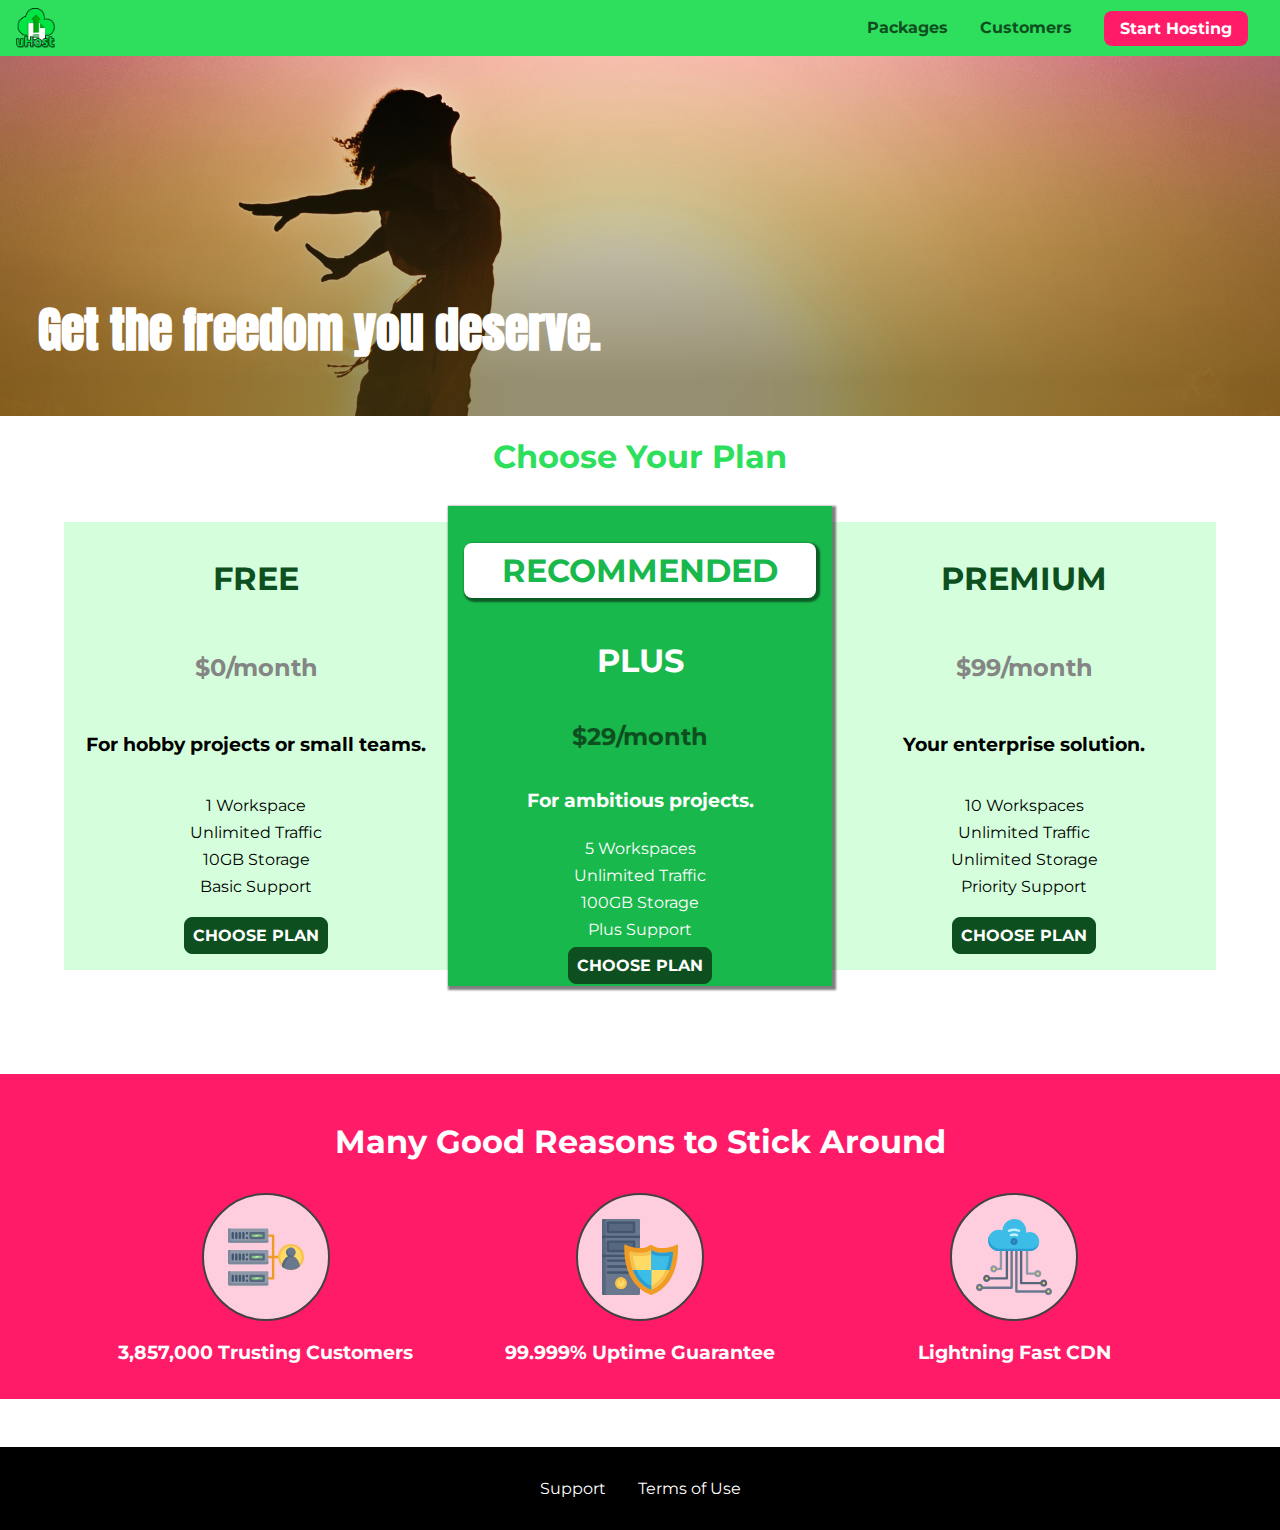
<file: index.html>
<!DOCTYPE html>
<html lang="en">
  <head>
    <meta charset="UTF-8" />
    <meta http-equiv="X-UA-Compatible" content="ie=edge" />
    <meta name="viewport" content="width=device-width, initial-scale=1.0" />
    <title>uHost</title>
    <link rel="shortcut icon" href="images/favicon.png" />
    <link rel="stylesheet" href="shared.css" />
    <link rel="stylesheet" href="styles.css" />
  </head>

  <body>
    <div class="backdrop"></div>
    <div class="modal">
      <h1 class="modal__title">Do you want to continue?</h1>
      <div class="modal__actions">
        <a href="start-hosting/index.html" class="modal__action">Yes!</a>
        <button class="modal__action modal__action--negative" type="button">
          No!
        </button>
      </div>
    </div>
    <header class="main-header">
      <div>
        <button class="toggle-button">
          <span class="toggle-button__bar"></span>
          <span class="toggle-button__bar"></span>
          <span class="toggle-button__bar"></span>
        </button>
        <a href="index.html" class="main-header__brand">
          <img
            src="images/uhost-icon.png"
            alt="uHost - Your favorite hosting company"
          />
        </a>
      </div>
      <nav class="main-nav">
        <ul class="main-nav__items">
          <li class="main-nav__item">
            <a href="packages/index.html">Packages</a>
          </li>
          <li class="main-nav__item">
            <a href="customers/index.html">Customers</a>
          </li>
          <li class="main-nav__item main-nav__item--cta">
            <a href="start-hosting/index.html">Start Hosting</a>
          </li>
        </ul>
      </nav>
    </header>
    <nav class="mobile-nav">
      <ul class="mobile-nav__items">
        <li class="mobile-nav__item">
          <a href="packages/index.html">Packages</a>
        </li>
        <li class="mobile-nav__item">
          <a href="customers/index.html">Customers</a>
        </li>
        <li class="mobile-nav__item mobile-nav__item--cta">
          <a href="start-hosting/index.html">Start Hosting</a>
        </li>
      </ul>
    </nav>
    <main>
      <section id="product-overview">
        <h1>Get the freedom you deserve.</h1>
      </section>
      <section id="plans">
        <h1 class="section-title">Choose Your Plan</h1>
        <div class="plan__list">
          <article class="plan">
            <h1 class="plan__title">FREE</h1>
            <h2 class="plan__price">$0/month</h2>
            <h3>For hobby projects or small teams.</h3>
            <ul class="plan__features">
              <li class="plan__feature">1 Workspace</li>
              <li class="plan__feature">Unlimited Traffic</li>
              <li class="plan__feature">10GB Storage</li>
              <li class="plan__feature">Basic Support</li>
            </ul>
            <div>
              <button class="button">CHOOSE PLAN</button>
            </div>
          </article>
          <article class="plan plan--highlighted">
            <h1 class="plan__annotation">RECOMMENDED</h1>
            <h1 class="plan__title">PLUS</h1>
            <h2 class="plan__price">$29/month</h2>
            <h3>For ambitious projects.</h3>
            <ul class="plan__features">
              <li class="plan__feature">5 Workspaces</li>
              <li class="plan__feature">Unlimited Traffic</li>
              <li class="plan__feature">100GB Storage</li>
              <li class="plan__feature">Plus Support</li>
            </ul>
            <div>
              <button class="button">CHOOSE PLAN</button>
            </div>
          </article>
          <article class="plan">
            <h1 class="plan__title">PREMIUM</h1>
            <h2 class="plan__price">$99/month</h2>
            <h3>Your enterprise solution.</h3>
            <ul class="plan__features">
              <li class="plan__feature">10 Workspaces</li>
              <li class="plan__feature">Unlimited Traffic</li>
              <li class="plan__feature">Unlimited Storage</li>
              <li class="plan__feature">Priority Support</li>
            </ul>
            <div>
              <button class="button">CHOOSE PLAN</button>
            </div>
          </article>
        </div>
      </section>
      <section id="key-features">
        <h1 class="section-title">Many Good Reasons to Stick Around</h1>
        <ul class="key-feature__list">
          <li class="key-feature">
            <div class="key-feature__image">
              <svg viewBox="0 0 512 512">
                <path
                  style="fill:#F09B24;"
                  d="M344,248h-32V112c0-4.418-3.582-8-8-8h-40c-4.418,0-8,3.582-8,8s3.582,8,8,8h32v128h-32  c-4.418,0-8,3.582-8,8s3.582,8,8,8h32v128h-32c-4.418,0-8,3.582-8,8s3.582,8,8,8h40c4.418,0,8-3.582,8-8V264h32c4.418,0,8-3.582,8-8  S348.418,248,344,248z"
                />
                <path
                  style="fill:#8E9AA9;"
                  d="M264,64H8c-4.418,0-8,3.582-8,8v80c0,4.418,3.582,8,8,8h256c4.418,0,8-3.582,8-8V72  C272,67.582,268.418,64,264,64z"
                />
                <path
                  style="fill:#7C899B;"
                  d="M24,144c-4.418,0-8-3.582-8-8V64H8c-4.418,0-8,3.582-8,8v80c0,4.418,3.582,8,8,8h256  c4.418,0,8-3.582,8-8v-8H24z"
                />
                <rect
                  x="152"
                  y="96"
                  style="fill:#B8E3A8;"
                  width="88"
                  height="32"
                />
                <g>
                  <polygon
                    style="fill:#7EC97D;"
                    points="152,96 152,128 166,128 198,96  "
                  />
                  <polygon
                    style="fill:#7EC97D;"
                    points="220,96 188,128 240,128 240,96  "
                  />
                </g>
                <path
                  style="fill:#56677E;"
                  d="M240,136h-88c-4.418,0-8-3.582-8-8V96c0-4.418,3.582-8,8-8h88c4.418,0,8,3.582,8,8v32  C248,132.418,244.418,136,240,136z M160,120h72v-16h-72V120z"
                />
                <g>
                  <path
                    style="fill:#435670;"
                    d="M32,136c-4.418,0-8-3.582-8-8V96c0-4.418,3.582-8,8-8s8,3.582,8,8v32C40,132.418,36.418,136,32,136z   "
                  />
                  <path
                    style="fill:#435670;"
                    d="M56,136c-4.418,0-8-3.582-8-8V96c0-4.418,3.582-8,8-8s8,3.582,8,8v32C64,132.418,60.418,136,56,136z   "
                  />
                  <path
                    style="fill:#435670;"
                    d="M80,136c-4.418,0-8-3.582-8-8V96c0-4.418,3.582-8,8-8s8,3.582,8,8v32C88,132.418,84.418,136,80,136z   "
                  />
                  <path
                    style="fill:#435670;"
                    d="M104,136c-4.418,0-8-3.582-8-8V96c0-4.418,3.582-8,8-8s8,3.582,8,8v32   C112,132.418,108.418,136,104,136z"
                  />
                  <path
                    style="fill:#435670;"
                    d="M128,105c-4.418,0-8-3.582-8-8v-1c0-4.418,3.582-8,8-8s8,3.582,8,8v1   C136,101.418,132.418,105,128,105z"
                  />
                  <path
                    style="fill:#435670;"
                    d="M128,136c-4.418,0-8-3.582-8-8v-1c0-4.418,3.582-8,8-8s8,3.582,8,8v1   C136,132.418,132.418,136,128,136z"
                  />
                </g>
                <path
                  style="fill:#8E9AA9;"
                  d="M264,208H8c-4.418,0-8,3.582-8,8v80c0,4.418,3.582,8,8,8h256c4.418,0,8-3.582,8-8v-80  C272,211.582,268.418,208,264,208z"
                />
                <path
                  style="fill:#7C899B;"
                  d="M24,288c-4.418,0-8-3.582-8-8v-72H8c-4.418,0-8,3.582-8,8v80c0,4.418,3.582,8,8,8h256  c4.418,0,8-3.582,8-8v-8H24z"
                />
                <rect
                  x="152"
                  y="240"
                  style="fill:#B8E3A8;"
                  width="88"
                  height="32"
                />
                <g>
                  <polygon
                    style="fill:#7EC97D;"
                    points="152,240 152,272 166,272 198,240  "
                  />
                  <polygon
                    style="fill:#7EC97D;"
                    points="220,240 188,272 240,272 240,240  "
                  />
                </g>
                <path
                  style="fill:#56677E;"
                  d="M240,280h-88c-4.418,0-8-3.582-8-8v-32c0-4.418,3.582-8,8-8h88c4.418,0,8,3.582,8,8v32  C248,276.418,244.418,280,240,280z M160,264h72v-16h-72V264z"
                />
                <g>
                  <path
                    style="fill:#435670;"
                    d="M32,280c-4.418,0-8-3.582-8-8v-32c0-4.418,3.582-8,8-8s8,3.582,8,8v32C40,276.418,36.418,280,32,280   z"
                  />
                  <path
                    style="fill:#435670;"
                    d="M56,280c-4.418,0-8-3.582-8-8v-32c0-4.418,3.582-8,8-8s8,3.582,8,8v32C64,276.418,60.418,280,56,280   z"
                  />
                  <path
                    style="fill:#435670;"
                    d="M80,280c-4.418,0-8-3.582-8-8v-32c0-4.418,3.582-8,8-8s8,3.582,8,8v32C88,276.418,84.418,280,80,280   z"
                  />
                  <path
                    style="fill:#435670;"
                    d="M104,280c-4.418,0-8-3.582-8-8v-32c0-4.418,3.582-8,8-8s8,3.582,8,8v32   C112,276.418,108.418,280,104,280z"
                  />
                  <path
                    style="fill:#435670;"
                    d="M128,249c-4.418,0-8-3.582-8-8v-1c0-4.418,3.582-8,8-8s8,3.582,8,8v1   C136,245.418,132.418,249,128,249z"
                  />
                  <path
                    style="fill:#435670;"
                    d="M128,280c-4.418,0-8-3.582-8-8v-1c0-4.418,3.582-8,8-8s8,3.582,8,8v1   C136,276.418,132.418,280,128,280z"
                  />
                </g>
                <path
                  style="fill:#8E9AA9;"
                  d="M264,352H8c-4.418,0-8,3.582-8,8v80c0,4.418,3.582,8,8,8h256c4.418,0,8-3.582,8-8v-80  C272,355.582,268.418,352,264,352z"
                />
                <path
                  style="fill:#7C899B;"
                  d="M24,432c-4.418,0-8-3.582-8-8v-72H8c-4.418,0-8,3.582-8,8v80c0,4.418,3.582,8,8,8h256  c4.418,0,8-3.582,8-8v-8H24z"
                />
                <rect
                  x="152"
                  y="384"
                  style="fill:#B8E3A8;"
                  width="88"
                  height="32"
                />
                <g>
                  <polygon
                    style="fill:#7EC97D;"
                    points="152,384 152,416 166,416 198,384  "
                  />
                  <polygon
                    style="fill:#7EC97D;"
                    points="220,384 188,416 240,416 240,384  "
                  />
                </g>
                <path
                  style="fill:#56677E;"
                  d="M240,424h-88c-4.418,0-8-3.582-8-8v-32c0-4.418,3.582-8,8-8h88c4.418,0,8,3.582,8,8v32  C248,420.418,244.418,424,240,424z M160,408h72v-16h-72V408z"
                />
                <g>
                  <path
                    style="fill:#435670;"
                    d="M32,424c-4.418,0-8-3.582-8-8v-32c0-4.418,3.582-8,8-8s8,3.582,8,8v32C40,420.418,36.418,424,32,424   z"
                  />
                  <path
                    style="fill:#435670;"
                    d="M56,424c-4.418,0-8-3.582-8-8v-32c0-4.418,3.582-8,8-8s8,3.582,8,8v32C64,420.418,60.418,424,56,424   z"
                  />
                  <path
                    style="fill:#435670;"
                    d="M80,424c-4.418,0-8-3.582-8-8v-32c0-4.418,3.582-8,8-8s8,3.582,8,8v32C88,420.418,84.418,424,80,424   z"
                  />
                  <path
                    style="fill:#435670;"
                    d="M104,424c-4.418,0-8-3.582-8-8v-32c0-4.418,3.582-8,8-8s8,3.582,8,8v32   C112,420.418,108.418,424,104,424z"
                  />
                  <path
                    style="fill:#435670;"
                    d="M128,393c-4.418,0-8-3.582-8-8v-1c0-4.418,3.582-8,8-8s8,3.582,8,8v1   C136,389.418,132.418,393,128,393z"
                  />
                  <path
                    style="fill:#435670;"
                    d="M128,424c-4.418,0-8-3.582-8-8v-1c0-4.418,3.582-8,8-8s8,3.582,8,8v1   C136,420.418,132.418,424,128,424z"
                  />
                </g>
                <path
                  style="fill:#F7C14D;"
                  d="M424,168c-48.523,0-88,39.477-88,88s39.477,88,88,88s88-39.477,88-88S472.523,168,424,168z"
                />
                <path
                  style="fill:#FFDB66;"
                  d="M424,184c-39.701,0-72,32.299-72,72s32.299,72,72,72s72-32.299,72-72S463.701,184,424,184z"
                />
                <path
                  style="fill:#69788D;"
                  d="M484.893,314.16C476.393,274.588,451.922,248,424,248s-52.393,26.588-60.893,66.16  c-0.605,2.82,0.354,5.749,2.511,7.664C381.731,336.124,402.465,344,424,344s42.269-7.876,58.381-22.176  C484.539,319.909,485.498,316.98,484.893,314.16z"
                />
                <path
                  style="fill:#56677E;"
                  d="M434.053,249.171C430.768,248.403,427.411,248,424,248c-27.922,0-52.393,26.588-60.893,66.16  c-0.605,2.82,0.354,5.749,2.511,7.664c3.383,3.002,6.979,5.703,10.734,8.125C384.904,286.243,407.373,255.378,434.053,249.171z"
                />
                <path
                  style="fill:#69788D;"
                  d="M424,192c-17.645,0-32,14.355-32,32s14.355,32,32,32s32-14.355,32-32S441.645,192,424,192z"
                />
                <path
                  style="fill:#56677E;"
                  d="M432,248c-17.645,0-32-14.355-32-32c0-6.783,2.128-13.076,5.742-18.258  C397.444,203.53,392,213.138,392,224c0,17.645,14.355,32,32,32c10.862,0,20.471-5.444,26.258-13.742  C445.076,245.872,438.783,248,432,248z"
                />
              </svg>
            </div>
            <p class="key-feature__description">3,857,000 Trusting Customers</p>
          </li>
          <li class="key-feature">
            <div class="key-feature__image">
              <svg viewBox="0 0 512 512">
                <path
                  style="fill:#69788D;"
                  d="M248,0H8C3.582,0,0,3.582,0,8v496c0,4.418,3.582,8,8,8h240c4.418,0,8-3.582,8-8V8  C256,3.582,252.418,0,248,0z"
                />
                <path
                  style="fill:#56677E;"
                  d="M24,504V8c0-4.418,3.582-8,8-8H8C3.582,0,0,3.582,0,8v496c0,4.418,3.582,8,8,8h24  C27.582,512,24,508.418,24,504z"
                />
                <g>
                  <rect
                    x="0"
                    y="112"
                    style="fill:#435670;"
                    width="256"
                    height="16"
                  />
                  <rect
                    x="0"
                    y="240"
                    style="fill:#435670;"
                    width="256"
                    height="16"
                  />
                </g>
                <path
                  style="fill:#F7C14D;"
                  d="M128,392c-22.056,0-40,17.944-40,40s17.944,40,40,40s40-17.944,40-40S150.056,392,128,392z"
                />
                <path
                  style="fill:#FFDB66;"
                  d="M128,408c-13.233,0-24,10.767-24,24s10.767,24,24,24s24-10.767,24-24S141.233,408,128,408z"
                />
                <path
                  style="fill:#F7C14D;"
                  d="M128,392c-2.739,0-5.414,0.278-8,0.805V424c0,4.418,3.582,8,8,8c4.418,0,8-3.582,8-8v-31.195  C133.414,392.278,130.739,392,128,392z"
                />
                <g>
                  <path
                    style="fill:#435670;"
                    d="M216,288H40c-4.418,0-8-3.582-8-8s3.582-8,8-8h176c4.418,0,8,3.582,8,8S220.418,288,216,288z"
                  />
                  <path
                    style="fill:#435670;"
                    d="M216,328H40c-4.418,0-8-3.582-8-8s3.582-8,8-8h176c4.418,0,8,3.582,8,8S220.418,328,216,328z"
                  />
                  <path
                    style="fill:#435670;"
                    d="M216,368H40c-4.418,0-8-3.582-8-8s3.582-8,8-8h176c4.418,0,8,3.582,8,8S220.418,368,216,368z"
                  />
                  <path
                    style="fill:#435670;"
                    d="M216,16H40c-4.418,0-8,3.582-8,8v64c0,4.418,3.582,8,8,8h176c4.418,0,8-3.582,8-8V24   C224,19.582,220.418,16,216,16z"
                  />
                </g>
                <rect
                  x="48"
                  y="32"
                  style="fill:#56677E;"
                  width="160"
                  height="48"
                />
                <path
                  style="fill:#435670;"
                  d="M216,144H40c-4.418,0-8,3.582-8,8v64c0,4.418,3.582,8,8,8h176c4.418,0,8-3.582,8-8v-64  C224,147.582,220.418,144,216,144z"
                />
                <rect
                  x="48"
                  y="160"
                  style="fill:#56677E;"
                  width="160"
                  height="48"
                />
                <path
                  style="fill:#F09B24;"
                  d="M511.747,180.237c-0.194-6.537-8.107-10.107-13.135-5.894c-5.6,4.693-42.904,21.282-98.514,21.282  c-33.45,0-64.625-20.999-64.929-21.206c-2.9-1.991-6.764-1.85-9.512,0.346c-2.677,2.135-27.201,20.86-63.793,20.86  c-55.607,0-92.914-16.589-98.515-21.282c-5.028-4.211-12.941-0.645-13.135,5.894c-1.634,54.834,4.655,105.941,18.693,151.903  c12.096,39.604,29.759,74.047,52.497,102.373c27.538,34.304,62.743,59.882,104.66,76.045c3.069,1.918,6.757,1.921,9.83,0  c41.917-16.163,77.122-41.741,104.66-76.045c22.738-28.326,40.401-62.77,52.497-102.373  C507.092,286.179,513.381,235.071,511.747,180.237z"
                />
                <path
                  style="fill:#F7C14D;"
                  d="M476.21,221.226c-1.953-1.631-4.568-2.235-7.036-1.628c-21.686,5.327-44.926,8.028-69.075,8.028  c-25.926,0-49.633-8.975-64.955-16.504c-2.307-1.134-5.016-1.091-7.284,0.116c-14.059,7.477-36.919,16.388-65.994,16.388  c-24.153,0-47.394-2.701-69.075-8.028c-5.155-1.268-10.221,2.966-9.894,8.261c2.077,33.693,7.668,65.635,16.616,94.935  c22.774,74.565,66.139,126.334,128.888,153.868c2.032,0.891,4.397,0.891,6.43,0c61.777-27.107,104.716-78.876,127.62-153.868  c8.948-29.3,14.539-61.241,16.616-94.935C479.224,225.319,478.163,222.856,476.21,221.226z"
                />
                <path
                  style="fill:#FFDB66;"
                  d="M331.609,451.727c-52.604-25.289-89.304-70.987-109.144-135.944  c-6.532-21.39-11.162-44.336-13.82-68.447c17.133,2.852,34.952,4.291,53.22,4.291c29.394,0,53.376-7.793,69.978-15.561  c17.44,7.736,41.656,15.561,68.256,15.561c18.267,0,36.085-1.439,53.219-4.291c-2.659,24.112-7.288,47.06-13.82,68.448  C419.545,381.108,383.27,426.805,331.609,451.727z"
                />
                <g>
                  <path
                    style="fill:#2C9DD4;"
                    d="M479.066,227.858c0.157-2.539-0.903-5.002-2.856-6.633s-4.568-2.235-7.036-1.628   c-21.686,5.327-44.926,8.028-69.075,8.028c-25.926,0-49.633-8.975-64.955-16.504c-1.057-0.52-2.2-0.78-3.345-0.806l-0.072,133.351   h123.601c2.556-6.746,4.933-13.702,7.123-20.874C471.398,293.493,476.989,261.552,479.066,227.858z"
                  />
                  <path
                    style="fill:#2C9DD4;"
                    d="M206.658,343.667c24.153,63.42,65.028,108.108,121.743,132.995c1.031,0.452,2.147,0.673,3.263,0.666   l0.063-133.661H206.658z"
                  />
                </g>
                <g>
                  <path
                    style="fill:#3CBDE8;"
                    d="M439.497,315.783c6.532-21.389,11.161-44.336,13.82-68.448c-17.134,2.852-34.952,4.291-53.219,4.291   c-26.6,0-50.815-7.824-68.256-15.561l-0.116,107.601h97.758C433.179,334.807,436.524,325.518,439.497,315.783z"
                  />
                  <path
                    style="fill:#3CBDE8;"
                    d="M232.523,343.667c21.144,50.298,54.363,86.56,99.087,108.06l0.117-108.06H232.523z"
                  />
                </g>
              </svg>
            </div>
            <p class="key-feature__description">99.999% Uptime Guarantee</p>
          </li>
          <li class="key-feature">
            <div class="key-feature__image">
              <svg viewBox="0 0 512 512">
                <path
                  style="fill:#8E9AA9;"
                  d="M168,200c-4.418,0-8,3.582-8,8v120h-17.376c-3.302-9.311-12.194-16-22.624-16  c-13.234,0-24,10.767-24,24s10.766,24,24,24c10.429,0,19.321-6.689,22.624-16H168c4.418,0,8-3.582,8-8V208  C176,203.582,172.418,200,168,200z"
                />
                <path
                  style="fill:#FFDB66;"
                  d="M120,328c-4.411,0-8,3.589-8,8s3.589,8,8,8s8-3.589,8-8S124.411,328,120,328z"
                />
                <path
                  style="fill:#56677E;"
                  d="M208,200c-4.418,0-8,3.582-8,8v184H94.624C91.322,382.689,82.43,376,72,376  c-13.234,0-24,10.767-24,24s10.766,24,24,24c10.429,0,19.321-6.689,22.624-16H208c4.418,0,8-3.582,8-8V208  C216,203.582,212.418,200,208,200z"
                />
                <path
                  style="fill:#FFDB66;"
                  d="M72,392c-4.411,0-8,3.589-8,8s3.589,8,8,8s8-3.589,8-8S76.411,392,72,392z"
                />
                <path
                  style="fill:#69788D;"
                  d="M240,208c-4.418,0-8,3.582-8,8v239H47.24c-2.671-10.34-12.078-18-23.24-18c-13.234,0-24,10.767-24,24  s10.766,24,24,24c9.666,0,18.009-5.747,21.809-14H240c4.418,0,8-3.582,8-8V216C248,211.582,244.418,208,240,208z"
                />
                <path
                  style="fill:#FFDB66;"
                  d="M24,453c-4.411,0-8,3.589-8,8s3.589,8,8,8s8-3.589,8-8S28.411,453,24,453z"
                />
                <path
                  style="fill:#69788D;"
                  d="M488,464c-10.429,0-19.321,6.689-22.624,16H280V208c0-4.418-3.582-8-8-8s-8,3.582-8,8v280  c0,4.418,3.582,8,8,8h193.376c3.302,9.311,12.194,16,22.624,16c13.234,0,24-10.767,24-24S501.234,464,488,464z"
                />
                <path
                  style="fill:#FFDB66;"
                  d="M488,480c-4.411,0-8,3.589-8,8s3.589,8,8,8s8-3.589,8-8S492.411,480,488,480z"
                />
                <path
                  style="fill:#56677E;"
                  d="M456,408c-10.429,0-19.321,6.689-22.624,16H312V208c0-4.418-3.582-8-8-8s-8,3.582-8,8v224  c0,4.418,3.582,8,8,8h129.376c3.302,9.311,12.194,16,22.624,16c13.234,0,24-10.767,24-24S469.234,408,456,408z"
                />
                <path
                  style="fill:#FFDB66;"
                  d="M456,424c-4.411,0-8,3.589-8,8s3.589,8,8,8s8-3.589,8-8S460.411,424,456,424z"
                />
                <path
                  style="fill:#8E9AA9;"
                  d="M416,344c-10.429,0-19.321,6.689-22.624,16H352V208c0-4.418-3.582-8-8-8s-8,3.582-8,8v160  c0,4.418,3.582,8,8,8h49.376c3.302,9.311,12.194,16,22.624,16c13.234,0,24-10.767,24-24S429.234,344,416,344z"
                />
                <path
                  style="fill:#FFDB66;"
                  d="M416,360c-4.411,0-8,3.589-8,8s3.589,8,8,8s8-3.589,8-8S420.411,360,416,360z"
                />
                <path
                  style="fill:#3CBDE8;"
                  d="M362,88c-8.741,0-17.231,1.751-25.06,5.085C337.646,88.797,338,84.43,338,80  c0-44.112-35.888-80-80-80c-42.823,0-77.895,33.816-79.909,76.149C170.393,73.415,162.244,72,154,72c-39.701,0-72,32.299-72,72  s32.299,72,72,72h208c35.29,0,64-28.71,64-64S397.29,88,362,88z"
                />
                <path
                  style="fill:#2C9DD4;"
                  d="M368,200H160c-39.701,0-72-32.299-72-72c0-5.863,0.721-11.559,2.05-17.019  C84.918,120.88,82,132.102,82,144c0,39.701,32.299,72,72,72h208c30.389,0,55.88-21.296,62.379-49.743  C413.565,186.327,392.352,200,368,200z"
                />
                <path
                  style="fill:#2A7DB5;"
                  d="M256,128c-13.234,0-24,10.767-24,24s10.766,24,24,24c13.233,0,24-10.767,24-24S269.233,128,256,128z"
                />
                <path
                  style="fill:#2C9DD4;"
                  d="M256,144c-4.411,0-8,3.589-8,8s3.589,8,8,8c4.411,0,8-3.589,8-8S260.411,144,256,144z"
                />
                <g>
                  <path
                    style="fill:#C5F1FA;"
                    d="M221.755,87.695c-2.994,0-5.864-1.688-7.233-4.572c-1.894-3.991-0.194-8.763,3.798-10.657   C230.157,66.849,242.834,64,256,64c13.166,0,25.844,2.849,37.68,8.466c3.992,1.895,5.692,6.666,3.798,10.657   s-6.666,5.692-10.657,3.798C277.144,82.328,266.774,80,256,80c-10.774,0-21.144,2.328-30.821,6.921   C224.072,87.446,222.904,87.695,221.755,87.695z"
                  />
                  <path
                    style="fill:#C5F1FA;"
                    d="M276.545,116.618c-1.148,0-2.316-0.249-3.424-0.774C267.745,113.293,261.985,112,256,112   c-5.985,0-11.745,1.293-17.121,3.844c-3.991,1.895-8.763,0.192-10.657-3.798c-1.894-3.992-0.193-8.764,3.798-10.657   C239.557,97.813,247.625,96,256,96c8.376,0,16.444,1.813,23.98,5.389c3.991,1.894,5.692,6.665,3.798,10.657   C282.41,114.93,279.539,116.618,276.545,116.618z"
                  />
                </g>
              </svg>
            </div>
            <p class="key-feature__description">Lightning Fast CDN</p>
          </li>
        </ul>
      </section>
    </main>
    <footer class="main-footer">
      <nav>
        <ul class="main-footer__links">
          <li class="main-footer__link">
            <a href="#">Support</a>
          </li>
          <li class="main-footer__link">
            <a href="#">Terms of Use</a>
          </li>
        </ul>
      </nav>
    </footer>
    <script src="shared.js"></script>
  </body>
</html>
</file>
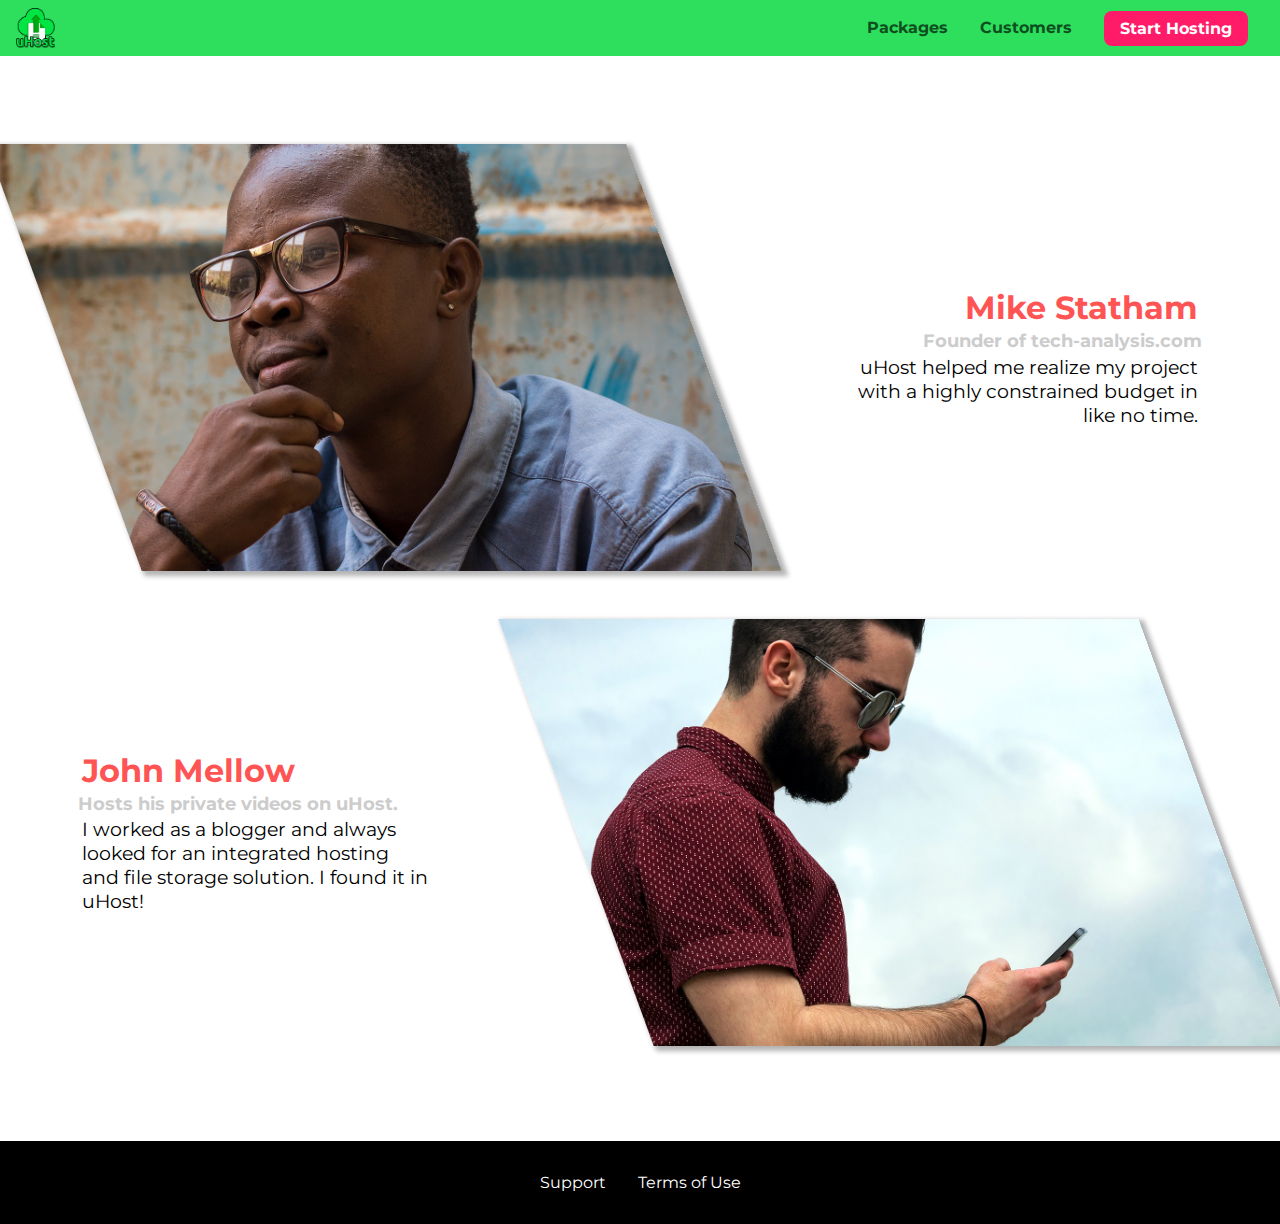
<file: customers/index.html>
<!DOCTYPE html>
<html lang="en">
  <head>
    <meta charset="UTF-8" />
    <meta http-equiv="X-UA-Compatible" content="ie=edge" />
    <meta name="viewport" content="width=device-width, initial-scale=1.0" />
    <title>uHost Customers</title>
    <link rel="shortcut icon" href="../images/favicon.png" />
    <link rel="stylesheet" href="../shared.css" />
    <link rel="stylesheet" href="customers.css" />
  </head>

  <body>
    <div class="backdrop"></div>
    <header class="main-header">
      <div>
        <button class="toggle-button">
          <span class="toggle-button__bar"></span>
          <span class="toggle-button__bar"></span>
          <span class="toggle-button__bar"></span>
        </button>
        <a class="main-header__brand" href="../index.html">
          <img
            src="../images/uhost-icon.png"
            alt="uHost- your favorite hosting company"
          />
        </a>
      </div>
      <nav class="main-nav">
        <ul class="main-nav__items">
          <li class="main-nav__item">
            <a href="../packages/index.html">Packages</a>
          </li>
          <li class="main-nav__item">
            <a href="index.html">Customers</a>
          </li>
          <li class="main-nav__item main-nav__item--cta">
            <a href="../start-hosting/index.html">Start Hosting</a>
          </li>
        </ul>
      </nav>
    </header>
    <nav class="mobile-nav">
      <ul class="mobile-nav__items">
        <li class="mobile-nav__item">
          <a href="../packages/index.html">Packages</a>
        </li>
        <li class="mobile-nav__item">
          <a href="index.html">Customers</a>
        </li>
        <li class="mobile-nav__item mobile-nav__item--cta">
          <a href="../start-hosting/index.html">Start Hosting</a>
        </li>
      </ul>
    </nav>
    <main>
      <div>
        <div class="testimonial" id="customer-1">
          <div class="testimonial__image-container">
            <img
              src="../images/customer-1.jpg"
              alt="Mike Statham - Customer"
              class="testimonial__image"
            />
          </div>
          <div class="testimonial__info">
            <h1 class="testimonial__name">Mike Statham</h1>
            <h2 class="testimonial__subtitle">
              Founder of
              <a href="tech-analysis.com">tech-analysis.com</a>
            </h2>
            <p class="testimonial__text">
              uHost helped me realize my project with a highly constrained
              budget in like no time.
            </p>
          </div>
        </div>
        <div class="testimonial" id="customer-2">
          <div class="testimonial__info">
            <h1 class="testimonial__name">John Mellow</h1>
            <h2 class="testimonial__subtitle">
              Hosts his private videos on uHost.
            </h2>
            <p class="testimonial__text">
              I worked as a blogger and always looked for an integrated hosting
              and file storage solution. I found it in uHost!
            </p>
          </div>
          <div class="testimonial__image-container">
            <img
              src="../images/customer-2.jpg"
              alt="John Mellow - Customer"
              class="testimonial__image"
            />
          </div>
        </div>
      </div>
    </main>
    <footer class="main-footer">
      <nav>
        <ul class="main-footer__links">
          <li class="main-footer__link">
            <a href="#">Support</a>
          </li>
          <li class="main-footer__link">
            <a href="#">Terms of Use</a>
          </li>
        </ul>
      </nav>
    </footer>
    <script src="../shared.js"></script>
  </body>
</html>
</file>
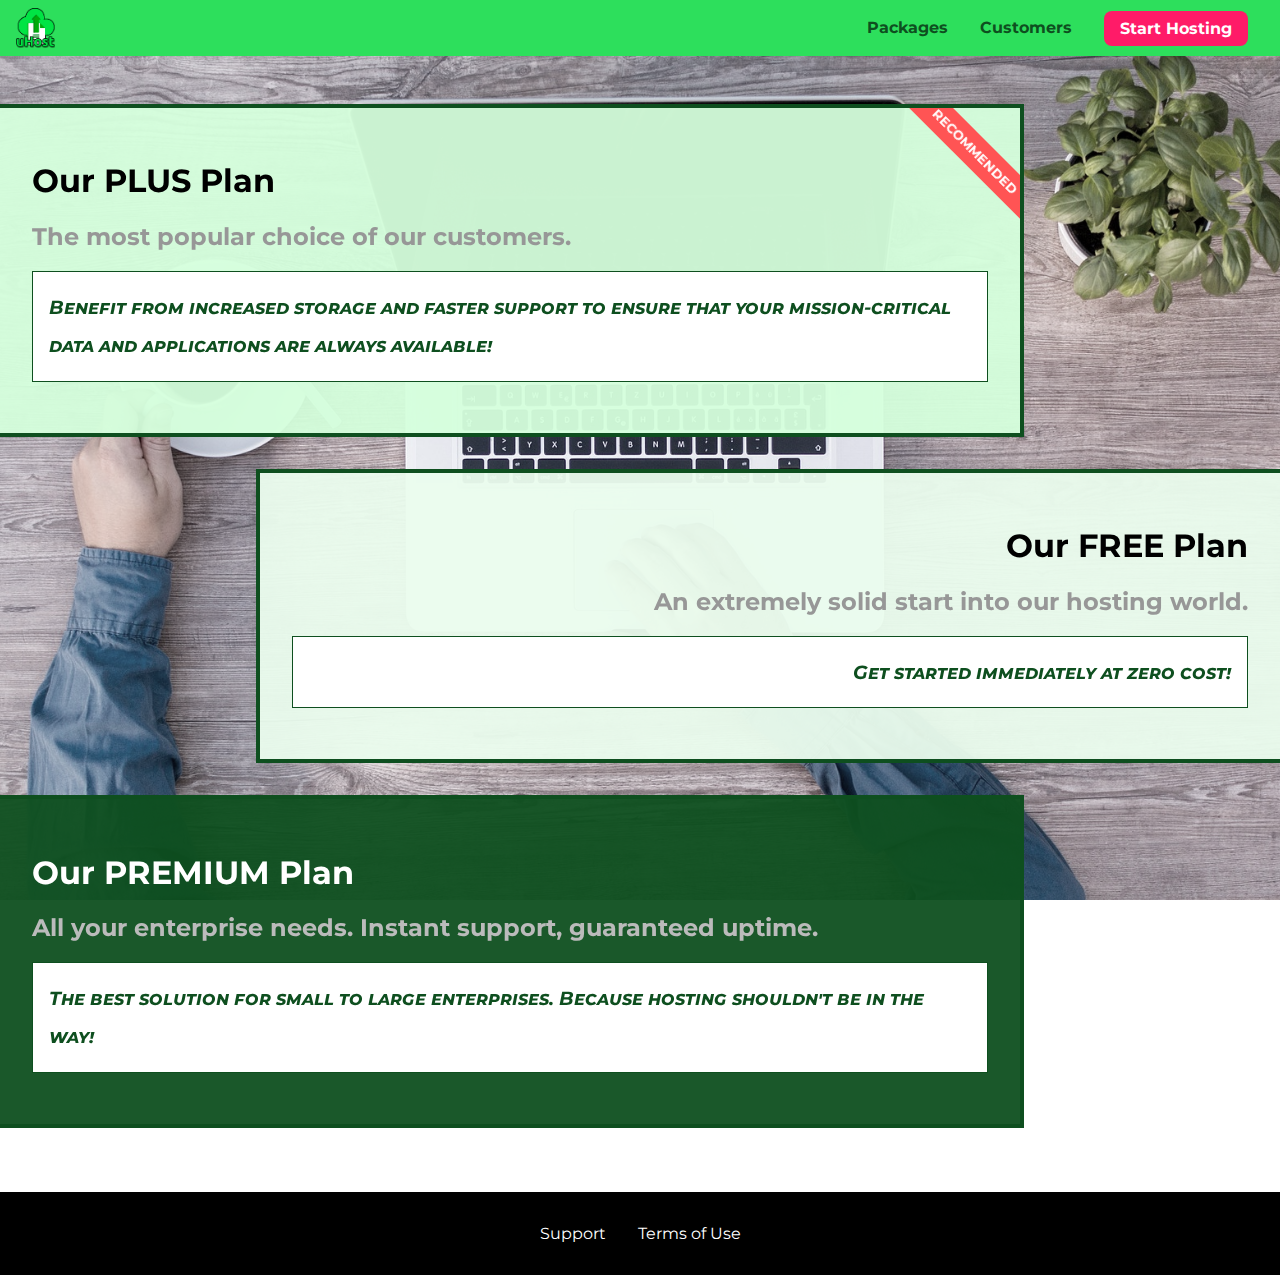
<file: packages/index.html>
<!DOCTYPE html>
<html lang="en">
  <head>
    <meta charset="UTF-8" />
    <meta http-equiv="X-UA-Compatible" content="ie=edge" />
    <meta name="viewport" content="width=device-width, initial-scale=1.0" />
    <title>uHost</title>
    <link rel="shortcut icon" href="../images/favicon.png" />
    <link rel="stylesheet" href="../shared.css" />
    <link rel="stylesheet" href="packages.css" />
  </head>

  <body>
    <div class="backdrop"></div>
    <div class="background"></div>
    <header class="main-header">
      <div>
        <button class="toggle-button">
          <span class="toggle-button__bar"></span>
          <span class="toggle-button__bar"></span>
          <span class="toggle-button__bar"></span>
        </button>
        <a class="main-header__brand" href="../index.html">
          <img
            src="../images/uhost-icon.png"
            alt="uHost- your favorite hosting company"
          />
        </a>
      </div>
      <nav class="main-nav">
        <ul class="main-nav__items">
          <li class="main-nav__item">
            <a href="index.html">Packages</a>
          </li>
          <li class="main-nav__item">
            <a href="../customers/index.html">Customers</a>
          </li>
          <li class="main-nav__item main-nav__item--cta">
            <a href="../start-hosting/index.html">Start Hosting</a>
          </li>
        </ul>
      </nav>
    </header>
    <nav class="mobile-nav">
      <ul class="mobile-nav__items">
        <li class="mobile-nav__item">
          <a href="index.html">Packages</a>
        </li>
        <li class="mobile-nav__item">
          <a href="../customers/index.html">Customers</a>
        </li>
        <li class="mobile-nav__item mobile-nav__item--cta">
          <a href="../start-hosting/index.html">Start Hosting</a>
        </li>
      </ul>
    </nav>
    <main>
      <section class="package" id="plus">
        <a href="#">
          <h1 class="package-title">Our PLUS Plan</h1>
          <h2 class="package-badge">RECOMMENDED</h2>
          <h2 class="package-subtitle">
            The most popular choice of our customers.
          </h2>
          <p class="package-info">
            Benefit from increased storage and faster support to ensure that
            your mission-critical data and applications are always available!
          </p>
        </a>
      </section>
      <section class="package" id="free">
        <a href="#">
          <h1 class="package-title">Our FREE Plan</h1>
          <h2 class="package-subtitle">
            An extremely solid start into our hosting world.
          </h2>
          <p class="package-info">Get started immediately at zero cost!</p>
        </a>
      </section>
      <div class="clearfix"></div>
      <section class="package" id="premium">
        <a href="#">
          <h1 class="package-title">Our PREMIUM Plan</h1>
          <h2 class="package-subtitle">
            All your enterprise needs. Instant support, guaranteed uptime.
          </h2>
          <p class="package-info">
            The best solution for small to large enterprises. Because hosting
            shouldn't be in the way!
          </p>
        </a>
      </section>
    </main>
    <footer class="main-footer">
      <nav>
        <ul class="main-footer__links">
          <li class="main-footer__link">
            <a href="#">Support</a>
          </li>
          <li class="main-footer__link">
            <a href="#">Terms of Use</a>
          </li>
        </ul>
      </nav>
    </footer>
    <script src="../shared.js"></script>
  </body>
</html>
</file>
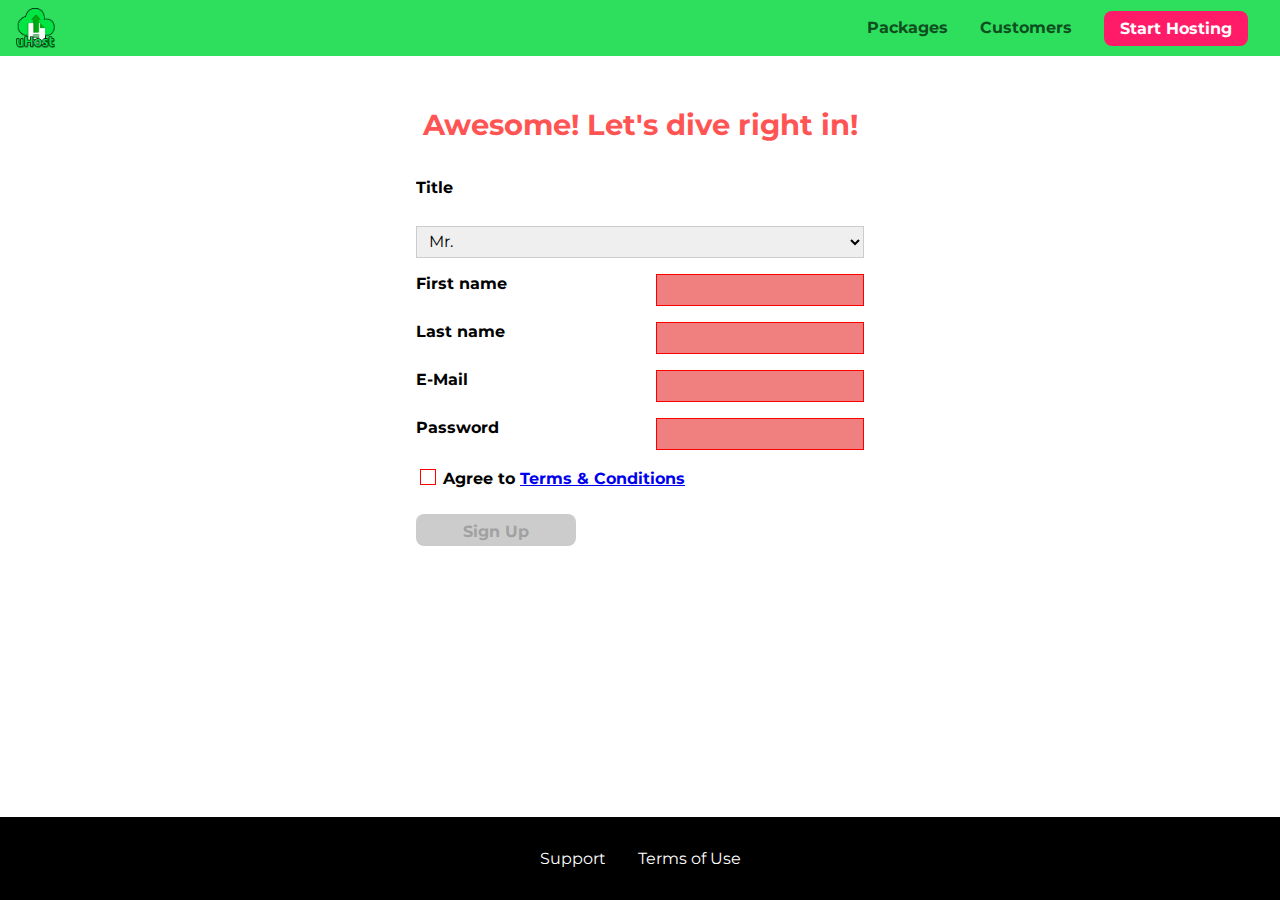
<file: start-hosting/index.html>
<!DOCTYPE html>
<html lang="en">
  <head>
    <meta charset="UTF-8" />
    <meta name="viewport" content="width=device-width, initial-scale=1.0" />
    <meta http-equiv="X-UA-Compatible" content="ie=edge" />
    <title>uHost Signup</title>
    <link rel="shortcut icon" href="../favicon.png" />
    <link rel="stylesheet" href="../shared.css" />
    <link rel="stylesheet" href="start-hosting.css" />
  </head>

  <body>
    <div class="backdrop"></div>
    <header class="main-header">
      <div>
        <button class="toggle-button">
          <span class="toggle-button__bar"></span>
          <span class="toggle-button__bar"></span>
          <span class="toggle-button__bar"></span>
        </button>
        <a href="../index.html" class="main-header__brand">
          <img
            src="../images/uhost-icon.png"
            alt="uHost - Your favorite hosting company"
          />
        </a>
      </div>
      <nav class="main-nav">
        <ul class="main-nav__items">
          <li class="main-nav__item">
            <a href="../packages/index.html">Packages</a>
          </li>
          <li class="main-nav__item">
            <a href="../customers/index.html">Customers</a>
          </li>
          <li class="main-nav__item main-nav__item--cta">
            <a href="index.html">Start Hosting</a>
          </li>
        </ul>
      </nav>
    </header>
    <nav class="mobile-nav">
      <ul class="mobile-nav__items">
        <li class="mobile-nav__item">
          <a href="../packages/index.html">Packages</a>
        </li>
        <li class="mobile-nav__item">
          <a href="../customers/index.html">Customers</a>
        </li>
        <li class="mobile-nav__item mobile-nav__item--cta">
          <a href="index.html">Start Hosting</a>
        </li>
      </ul>
    </nav>
    <main class="signup-page">
      <h1 class="signup-title">Awesome! Let's dive right in!</h1>
      <form action="index.html" class="signup-form">
        <label for="title">Title</label>
        <select id="title">
          <option value="mr">Mr.</option>
          <option value="ms">Ms.</option>
        </select>
        <label for="first-name">First name</label>
        <input type="text" id="first-name" required />
        <label for="last-name">Last name</label>
        <input type="text" id="last-name" required />
        <label for="email">E-Mail</label>
        <input type="email" id="email" required />
        <label for="password">Password</label>
        <input type="password" id="password" required />
        <div class="signup-form__checkbox">
          <input type="checkbox" id="agree-terms" required />
          <label for="agree-terms"
            >Agree to
            <a href="#">Terms &amp; Conditions</a>
          </label>
        </div>
        <button type="submit" class="button" disabled>Sign Up</button>
      </form>
    </main>
    <footer class="main-footer">
      <nav>
        <ul class="main-footer__links">
          <li class="main-footer__link">
            <a href="#">Support</a>
          </li>
          <li class="main-footer__link">
            <a href="#">Terms of Use</a>
          </li>
        </ul>
      </nav>
    </footer>
    <script src="../shared.js"></script>
  </body>
</html>
</file>
<file: shared.css>
@import url("https://fonts.googleapis.com/css?family=Roboto:100,400,900");
@import url("https://fonts.googleapis.com/css?family=Anton");
@import url("https://fonts.googleapis.com/css?family=Montserrat:400,700");

* {
  box-sizing: border-box;
}

html {
  height: 100%;
}

body {
  font-family: "Montserrat", sans-serif;
  margin: 0;
  display: grid;
  grid-template-rows: 3.5rem auto fit-content(8rem);
  /* padding-top: 3.5rem; */
  grid-template-areas:
    "header"
    "main"
    "footer";
  height: 100%;
}

main {
  /* grid-row: 2 / 3; */
  grid-area: main;
}

.backdrop {
  position: fixed;
  display: none;
  top: 0;
  left: 0;
  z-index: 100;
  width: 100vw;
  height: 100vh;
  background: rgba(0, 0, 0, 0.5);
}

.main-header {
  width: 100%;
  position: fixed;
  top: 0;
  left: 0;
  background: #2ddf5c;
  padding: 0.5rem 1rem;
  z-index: 60;
  display: flex;
  align-items: center;
  justify-content: space-between;
}

.toggle-button {
  width: 3rem;
  background: transparent;
  border: none;
  cursor: pointer;
  padding-top: 0;
  padding-bottom: 0;
  vertical-align: middle;
}

.toggle-button:focus {
  outline: none;
}

.toggle-button__bar {
  width: 100%;
  height: 0.2rem;
  background: black;
  display: block;
  margin: 0.6rem 0;
}

.main-header__brand {
  color: #0e4f1f;
  text-decoration: none;
  font-weight: bold;
  /* width: 20px; */
}

.main-header__brand img {
  height: 2.5rem;
  vertical-align: middle;
  /* width: 100%; */
}

.main-nav {
  display: none;
}

.main-nav__items {
  margin: 0;
  padding: 0;
  list-style: none;
  display: flex;
}

.main-nav__item {
  margin: 0 1rem;
}

.main-nav__item a,
.mobile-nav__item a {
  text-decoration: none;
  color: #0e4f1f;
  font-weight: bold;
  padding: 0.2rem 0;
}

.main-nav__item a:hover,
.main-nav__item a:active {
  color: white;
  border-bottom: 5px solid white;
}

.main-nav__item--cta a,
.mobile-nav__item--cta a {
  color: white;
  background: #ff1b68;
  padding: 0.5rem 1rem;
  border-radius: 8px;
}

.main-nav__item--cta a:hover,
.main-nav__item--cta a:active,
.mobile-nav__item--cta a:hover,
.mobile-nav__item--cta a:active {
  color: #ff1b68;
  background: white;
  border: none;
}

@media (min-width: 40rem) {
  .toggle-button {
    display: none;
  }

  .main-nav {
    display: flex;
  }
}

.main-footer {
  background: black;
  padding: 2rem;
  margin-top: 3rem;
  /* grid-row: 3 / 4; */
  grid-area: footer;
}

.main-footer__links {
  list-style: none;
  margin: 0;
  padding: 0;
  display: flex;
  flex-direction: column;
  align-items: center;
}

.main-footer__link {
  margin: 0.5rem 0;
}

.main-footer__link a {
  color: white;
  text-decoration: none;
}

.main-footer__link a:hover,
.main-footer__link a:active {
  color: #ccc;
}

.mobile-nav {
  display: none;
  position: fixed;
  z-index: 101;
  top: 0;
  left: 0;
  background: white;
  width: 80%;
  height: 100vh;
}

.mobile-nav__items {
  width: 90%;
  height: 100%;
  list-style: none;
  margin: 0 auto;
  padding: 0;
  display: flex;
  flex-direction: column;
  justify-content: center;
  align-items: center;
}

.mobile-nav__item {
  margin: 1rem 0;
}

.mobile-nav__item a {
  font-size: 1.5rem;
}

.button {
  background: #0e4f1f;
  color: white;
  font: inherit;
  border: 1.5px solid #0e4f1f;
  padding: 0.5rem;
  border-radius: 8px;
  font-weight: bold;
  cursor: pointer;
}

.button:hover,
.button:active {
  background: white;
  color: #0e4f1f;
}

.button:focus {
  outline: none;
}

.button[disabled] {
  cursor: not-allowed;
  border: #a1a1a1;
  background: #ccc;
  color: #a1a1a1;
}

.open {
  display: block !important;
  opacity: 1 !important;
  transform: translateY(0) !important;
}

@media (min-width: 40rem) {
  .main-footer__link {
    margin: 0 1rem;
  }

  .main-footer__links {
    flex-direction: row;
    justify-content: center;
  }
}
</file>
<file: styles.css>
#product-overview {
  background: linear-gradient(to top, rgba(80, 68, 18, 0.6) 10%, transparent),
    url("images/freedom.jpg") center/cover no-repeat border-box, #ff1b68;
  /* background-image: url("freedom.jpg");
    background-size: cover;
    background-position: left 10% bottom 20%; */
  /* background-repeat: no-repeat;
    background-origin: border-box;
    background-clip: border-box; */
  /* background-image: linear-gradient(180deg, red 70%, blue 60%, rgba(0,0,0,0.5)); */
  /* background-image: radial-gradient(ellipse farthest-corner at 20% 50%, red, blue 70%, green); */
  width: 100vw;
  height: 33vh;
  /* border: 5px dashed red; */
  position: relative;
}

#product-overview h1 {
  color: white;
  font-family: "Anton", sans-serif;
  position: absolute;
  bottom: 5%;
  left: 3%;
  font-size: 1.6rem;
}

@media (min-width: 40rem) and (min-height: 40rem) {
  #product-overview {
    height: 40vh;
    background-position: 50% 25%;
  }

  #product-overview h1 {
    font-size: 3rem;
  }
}

.section-title {
  color: #2ddf5c;
  text-align: center;
}

.plan {
  background: #d5ffdc;
  text-align: center;
  padding: 1rem;
  margin: 0.5rem 0;
  width: 100%;
}

.plan--highlighted {
  background: #19b84c;
  color: white;
}

.plan__annotation {
  background: white;
  color: #19b84c;
  padding: 0.5rem;
  box-shadow: 2px 2px 2px 2px rgba(0, 0, 0, 0.5);
  border-radius: 8px;
}

.plan__title {
  color: #0e4f1f;
}

.plan__price {
  color: #858585;
}

.plan--highlighted .plan__title {
  color: white;
}

.plan--highlighted .plan__price {
  color: #0e4f1f;
}

.plan__features {
  list-style: none;
  margin: 0;
  padding: 0;
}

.plan__feature {
  margin: 0.5rem 0;
}

@media (min-width: 40rem) {
  .plan__list {
    width: 100%;
    display: flex;
    justify-content: center;
    align-items: center;
  }

  .plan {
    width: 30%;
    min-width: 13rem;
    max-width: 25rem;
    display: flex;
    flex-direction: column;
    justify-content: space-between;
    height: 28rem;
  }

  .plan--highlighted {
    box-shadow: 2px 2px 2px 2px rgba(0, 0, 0, 0.5);
    height: 30rem;
    z-index: 50;
  }
}

#key-features {
  background: #ff1b68;
  margin-top: 5rem;
  padding: 1rem;
}

#key-features .section-title {
  color: white;
  margin: 2rem;
}

.key-feature__list {
  list-style: none;
  margin: 0;
  padding: 0;
  text-align: center;
}

.key-feature__image {
  background: #ffcede;
  width: 128px;
  height: 128px;
  border: 2px solid #424242;
  border-radius: 50%;
  margin: auto;
  padding: 1.5rem;
}

.key-feature__description {
  text-align: center;
  font-weight: bold;
  color: white;
  font-size: 1.2rem;
}

@media (min-width: 40rem) {
  .key-feature {
    width: 30%;
    max-width: 25rem;
  }

  .key-feature__list {
    display: flex;
    justify-content: center;
  }
}

/* h1 {
    font-family: sans-serif;
} */

.modal {
  position: fixed;
  opacity: 0;
  transform: translateY(-3rem);
  z-index: 200;
  top: 20%;
  left: 30%;
  width: 40%;
  background: white;
  padding: 1rem;
  border: 1px solid #ccc;
  box-shadow: 1px 1px 1px rgba(0, 0, 0, 0.5);
}

.modal__title {
  text-align: center;
  margin: 0 0 1rem 0;
}

.modal__actions {
  text-align: center;
}

.modal__action {
  border: 1px solid #0e4f1f;
  background: #0e4f1f;
  text-decoration: none;
  color: white;
  font: inherit;
  padding: 0.5rem 1rem;
  cursor: pointer;
}

.modal__action:hover,
.modal__action:active {
  background: #2ddf5c;
  border-color: #2ddf5c;
}

.modal__action--negative {
  background: red;
  border-color: red;
}

.modal__action--negative:hover,
.modal__action--negative:active {
  background: #ff5454;
  border-color: #ff5454;
}
</file>
<file: customers/customers.css>
main {
  padding-top: 2.5rem;
}

.testimonial {
  font-size: 1.2rem;
}

.testimonial__image-container {
  width: 60%;
  max-width: 40rem;
  box-shadow: 3px 3px 5px 2px rgba(0, 0, 0, 0.3);
  transform: skew(20deg);
  overflow: hidden;
}

.testimonial__image {
  width: 100%;
  vertical-align: top;
  transform: skew(-20deg) scale(1.4);
}

.testimonial__info {
  text-align: right;
  padding: 0.9rem;
}

#customer-2.testimonial {
  text-align: right;
}

#customer-2 .testimonial__info {
  text-align: left;
}

.testimonial__name {
  margin: 0.2rem;
  font-size: 2rem;
  color: #ff5454;
}

.testimonial__subtitle {
  margin: 0;
  font-size: 1.1rem;
  color: #ccc;
}

.testimonial__subtitle a {
  color: inherit;
  text-decoration: none;
}

.testimonial__subtitle a:hover,
.testimonial__subtitle a:active {
  color: #7a7a7a;
}

.testimonial__text {
  margin: 0.2rem;
}

@media (min-width: 40rem) {
  .testimonial {
    margin: 3rem auto;
    max-width: 1500px;
    display: flex;
    align-items: center;
    justify-content: space-around;
  }

  .testimonial__list {
    width: 80%;
    margin: auto;
  }

  .testimonial__image-container {
    width: 65%;
  }

  .testimonial__info {
    width: 30%;
  }
}
</file>
<file: packages/packages.css>
main {
  padding-top: 2rem;
}

.background {
  background: url("../images/plans-background.jpg") center/cover;
  filter: grayscale(55%);
  width: 100vw;
  height: 100vh;
  position: fixed;
  z-index: -1;
}

.package {
  width: 80%;
  margin: 1rem 0;
  border: 4px solid #0e4f1f;
  border-left: none;
  position: relative;
  overflow: hidden;
}

.package:hover,
.package:active {
  box-shadow: 2px 2px 4px rgba(0, 0, 0, 0.5);
  border-color: #ff5454;
}

.package a {
  text-decoration: none;
  color: inherit;
  display: block;
  padding: 2rem;
}

.package-badge {
  position: absolute;
  top: 0;
  right: 0;
  margin: 0;
  font-size: 0.8rem;
  color: #ffffff;
  background: #ff5454;
  padding: 0.5rem;
  transform: rotate(45deg) translate(3.5rem, -1rem);
  transform-origin: center;
  width: 12rem;
  text-align: center;
}

.package-subtitle {
  color: #979797;
}

.package-info {
  padding: 1rem;
  border: 1px solid #0e4f1f;
  color: #0e4f1f;
  background: #ffffff;
  font: italic small-caps 700 1.2rem/2 "Montserrat";
}

.clearfix {
  clear: both;
}

#plus {
  background: rgba(213, 255, 220, 0.95);
}

#free {
  background: rgba(234, 252, 237, 0.95);
  float: right;
  border-right: none;
  border-left: 4px solid #0e4f1f;
  text-align: right;
}

#free:hover,
#free:active {
  border-left-color: #ff5454;
}

#premium {
  background: rgba(14, 79, 31, 0.95);
}

#premium .package-title {
  color: #ffffff;
}

#premium .package-subtitle {
  color: #bbb;
}

@media (min-width: 40rem) {
  main {
    max-width: 1500px;
    margin-left: auto;
    margin-right: auto;
  }
}

@media (min-width: 1500px) {
  .package {
    border-left: 4px solid #0e4f1f;
  }

  #free {
    border-right: 4px solid #0e4f1f;
  }

  #free:hover,
  #free:active {
    border-right-color: #ff5454;
  }
}
</file>
<file: start-hosting/start-hosting.css>
main {
  padding-top: 2rem;
}

.signup-title {
  text-align: center;
  font-size: 1.8rem;
  color: #ff5454;
}

.signup-form {
  padding: 1rem;
  display: grid;
  grid-auto-rows: 2rem;
  grid-row-gap: 0.5rem;
}

.signup-form label {
  font-weight: bold;
}

.signup-form label,
.signup-form input,
.signup-form select {
  display: block;
  width: 100%;
}

/* .signup-form input[type="checkbox"] */

.signup-form input[id*="terms"],
.signup-form input[id*="terms"] + label {
  display: inline-block;
  width: auto;
  vertical-align: bottom;
}

.signup-form input:not([type="checkbox"]),
.signup-form select {
  border: 1px solid #cccccc;
  padding: 0.2rem 0.5rem;
  font: inherit;
}

.signup-form input:focus,
.signup-form select:focus {
  outline: none;
  background: #d8f3df;
  border-color: #2ddf5c;
}

.signup-form input[type="checkbox"] {
  border: 1px solid #cccccc;
  background: white;
  width: 1rem;
  height: 1rem;
  -webkit-appearance: none;
  -moz-appearance: none;
  appearance: none;
}

.signup-form input[type="checkbox"]:checked {
  background: #2ddf5c;
  border-color: #0e4f1f;
}

.signup-form input.invalid,
.signup-form select.invalid,
.signup-form :invalid {
  border-color: red !important;
  background: lightcoral;
}

.signup-form button[type="submit"] {
  display: block;
}

@media (min-width: 40rem) {
  .signup-form {
    margin: auto;
    width: 30rem;
    grid-template-columns: 10rem auto;
    grid-row-gap: 1rem;
    grid-column-gap: 5rem;
  }

  .signup-form__checkbox {
    grid-column: span 2;
  }

  .signup-form [id="title"] {
    grid-column: span 2;
  }
}
</file>
